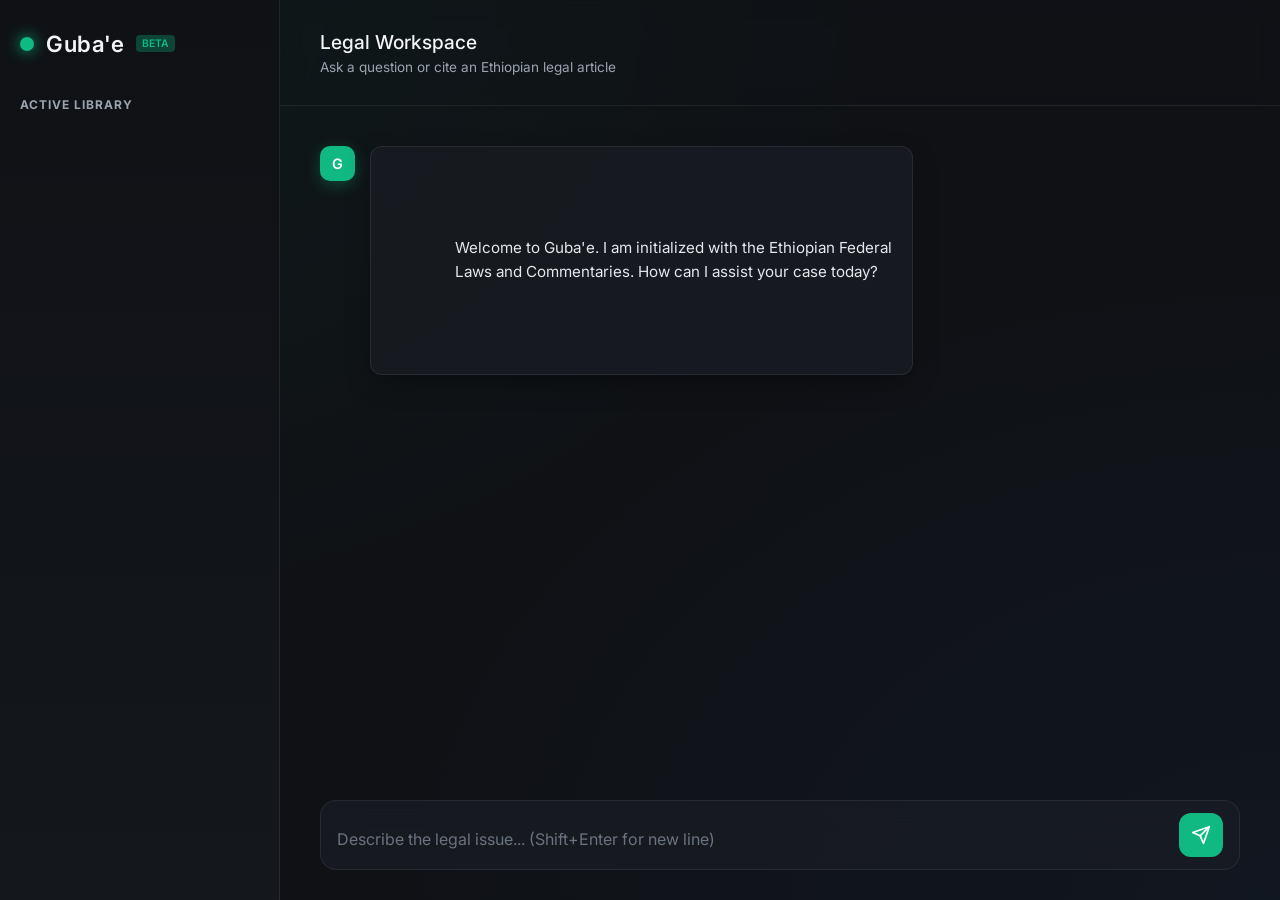
<file: front-end/index.html>
<!doctype html>
<html lang="en">
  <head>
    <meta charset="UTF-8" />
    <meta name="viewport" content="width=device-width, initial-scale=1.0" />
    <title>Guba'e | Legal AI</title>
    <link rel="stylesheet" href="style.css" />
    <link
      href="https://fonts.googleapis.com/css2?family=Inter:wght@300;400;500;600&display=swap"
      rel="stylesheet"
    />
  </head>
  <body>
    <div class="app-container">
      <aside class="sidebar">
        <div class="brand">
          <div class="logo-glow"></div>
          <h2>Guba'e</h2>
          <span class="badge">BETA</span>
        </div>
        <div class="library-status">
          <h3>Active Library</h3>
          <ul class="library-list">
            <!-- <li><span class="status-dot"></span> FDRE Constitution</li>
                    <li><span class="status-dot"></span> Civil Code (1960)</li>
                    <li><span class="status-dot"></span> Criminal Code</li>
                    <li><span class="status-dot"></span> Labour Proclamation</li> -->
          </ul>
        </div>
      </aside>

      <main class="chat-container">
        <header class="chat-header">
          <div>
            <h1>Legal Workspace</h1>
            <p>Ask a question or cite an Ethiopian legal article</p>
          </div>
        </header>

        <div class="chat-history" id="chat-history">
          <div class="msg incoming">
            <div class="avatar">G</div>
            <div class="msg-content">
              <p>
                Welcome to Guba'e. I am initialized with the Ethiopian Federal
                Laws and Commentaries. How can I assist your case today?
              </p>
            </div>
          </div>
        </div>

        <div class="input-area">
          <form id="chat-form">
            <textarea
              id="user-input"
              rows="1"
              placeholder="Describe the legal issue... (Shift+Enter for new line)"
              required
              spellcheck="false"
              autocomplete="off"
            ></textarea>

            <button type="submit" id="send-btn" title="Send Request">
              <svg
                width="20"
                height="20"
                viewBox="0 0 24 24"
                fill="none"
                stroke="currentColor"
                stroke-width="2"
                stroke-linecap="round"
                stroke-linejoin="round"
              >
                <line x1="22" y1="2" x2="11" y2="13"></line>
                <polygon points="22 2 15 22 11 13 2 9 22 2"></polygon>
              </svg>
            </button>
          </form>
        </div>
      </main>
    </div>

    <script src="script.js"></script>
  </body>
</html>
</file>
<file: front-end/style.css>
:root {
  --bg-dark: #0f1115;
  --bg-panel: rgba(26, 29, 36, 0.7);
  --primary: #10b981; /* Emerald Green */
  --primary-glow: rgba(16, 185, 129, 0.3);
  --text-main: #f3f4f6;
  --text-muted: #9ca3af;
  --border: rgba(255, 255, 255, 0.08);
}

* {
  margin: 0;
  padding: 0;
  box-sizing: border-box;
}

body {
  font-family: "Inter", sans-serif;
  background-color: var(--bg-dark);
  color: var(--text-main);
  height: 100vh;
  display: flex;
  overflow: hidden;
  /* Subtle background mesh gradient */
  background-image:
    radial-gradient(at 0% 0%, rgba(16, 185, 129, 0.05) 0px, transparent 50%),
    radial-gradient(at 100% 100%, rgba(59, 130, 246, 0.05) 0px, transparent 50%);
}

/* --- Layout --- */
.app-container {
  display: flex;
  width: 100%;
  max-width: 1600px;
  margin: 0 auto;
}

.sidebar {
  width: 280px;
  border-right: 1px solid var(--border);
  padding: 30px 20px;
  display: flex;
  flex-direction: column;
  background: linear-gradient(
    180deg,
    rgba(15, 17, 21, 1) 0%,
    rgba(20, 23, 28, 1) 100%
  );
}

.chat-container {
  flex: 1;
  display: flex;
  flex-direction: column;
  position: relative;
}

/* --- Branding --- */
.brand {
  display: flex;
  align-items: center;
  gap: 12px;
  margin-bottom: 40px;
}
.logo-glow {
  width: 14px;
  height: 14px;
  background: var(--primary);
  border-radius: 50%;
  box-shadow: 0 0 15px var(--primary);
}
.brand h2 {
  font-weight: 600;
  font-size: 1.4rem;
  letter-spacing: 0.5px;
}
.badge {
  background: var(--primary-glow);
  color: var(--primary);
  font-size: 0.65rem;
  padding: 2px 6px;
  border-radius: 4px;
  font-weight: 600;
}

/* --- Library Sidebar --- */
.library-status h3 {
  font-size: 0.75rem;
  text-transform: uppercase;
  color: var(--text-muted);
  letter-spacing: 1px;
  margin-bottom: 15px;
}
.library-status ul {
  list-style: none;
  display: flex;
  flex-direction: column;
  gap: 12px;
}
.library-status li {
  font-size: 0.85rem;
  color: #d1d5db;
  display: flex;
  align-items: center;
  gap: 10px;
  padding: 8px 12px;
  background: rgba(255, 255, 255, 0.03);
  border-radius: 8px;
  border: 1px solid transparent;
  transition: all 0.3s;
}
.library-status li:hover {
  border-color: var(--border);
  background: rgba(255, 255, 255, 0.05);
}
.status-dot {
  width: 6px;
  height: 6px;
  background: var(--primary);
  border-radius: 50%;
}

/* --- Chat Area --- */
.chat-header {
  padding: 30px 40px;
  border-bottom: 1px solid var(--border);
  backdrop-filter: blur(10px);
}
.chat-header h1 {
  font-size: 1.2rem;
  font-weight: 500;
}
.chat-header p {
  font-size: 0.85rem;
  color: var(--text-muted);
  margin-top: 5px;
}

.chat-history {
  flex: 1;
  padding: 40px;
  overflow-y: auto;
  scroll-behavior: smooth;
  display: flex;
  flex-direction: column;
  gap: 30px;
}
.chat-history::-webkit-scrollbar {
  width: 6px;
}
.chat-history::-webkit-scrollbar-thumb {
  background: rgba(255, 255, 255, 0.1);
  border-radius: 10px;
}

/* --- Messages --- */
.msg {
  display: flex;
  gap: 15px;
  max-width: 80%;
  animation: slideUp 0.4s cubic-bezier(0.16, 1, 0.3, 1) forwards;
  opacity: 0;
  transform: translateY(20px);
}

.avatar {
  width: 35px;
  height: 35px;
  border-radius: 10px;
  display: flex;
  align-items: center;
  justify-content: center;
  font-weight: 600;
  font-size: 0.9rem;
  flex-shrink: 0;
}

.incoming .avatar {
  background: var(--primary);
  color: #fff;
  box-shadow: 0 4px 15px var(--primary-glow);
}
.outgoing {
  align-self: flex-end;
  flex-direction: row-reverse;
}
.outgoing .avatar {
  background: #3b82f6;
  color: #fff;
}

.msg-content {
  background: var(--bg-panel);
  padding: 16px 20px;
  border-radius: 12px;
  border: 1px solid var(--border);
  line-height: 1.6;
  font-size: 0.95rem;
  color: #e5e7eb;
  box-shadow: 0 10px 30px -10px rgba(0, 0, 0, 0.5);
  white-space: pre-wrap;
}

/* Beautiful Citation Tag */
.citation {
  display: inline-flex;
  align-items: center;
  gap: 6px;
  margin-top: 12px;
  padding: 6px 12px;
  background: rgba(16, 185, 129, 0.1);
  border: 1px solid rgba(16, 185, 129, 0.2);
  border-radius: 6px;
  font-size: 0.8rem;
  color: var(--primary);
  font-weight: 500;
}

/* --- Input Area --- */
.input-area {
  padding: 30px 40px;
  background: transparent;
}
#chat-form {
  display: flex;
  gap: 15px;
  align-items: flex-end;
  background: var(--bg-panel);
  border: 1px solid var(--border);
  padding: 12px 16px;
  border-radius: 16px;
  backdrop-filter: blur(20px);
  transition: border-color 0.3s;
}
#chat-form:focus-within {
  border-color: var(--primary);
  box-shadow: 0 0 20px var(--primary-glow);
}

textarea {
  flex: 1;
  background: transparent;
  border: none;
  color: var(--text-main);
  font-family: inherit;
  font-size: 1rem;
  resize: none;
  outline: none;
  padding: 8px 0;
  max-height: 150px;
}
textarea::placeholder {
  color: #6b7280;
}

button {
  width: 44px;
  height: 44px;
  border-radius: 12px;
  border: none;
  background: var(--primary);
  color: white;
  cursor: pointer;
  display: flex;
  align-items: center;
  justify-content: center;
  transition: all 0.2s;
  flex-shrink: 0;
}
button:hover {
  background: #059669;
  transform: translateY(-2px);
  box-shadow: 0 5px 15px var(--primary-glow);
}
button:active {
  transform: scale(0.95);
}

/* --- Animations --- */
@keyframes slideUp {
  to {
    opacity: 1;
    transform: translateY(0);
  }
}

.typing-pulse {
  display: flex;
  gap: 4px;
  padding: 5px 0;
}
.typing-pulse span {
  width: 6px;
  height: 6px;
  background: var(--text-muted);
  border-radius: 50%;
  animation: bounce 1.4s infinite ease-in-out both;
}
.typing-pulse span:nth-child(1) {
  animation-delay: -0.32s;
}
.typing-pulse span:nth-child(2) {
  animation-delay: -0.16s;
}
@keyframes bounce {
  0%,
  80%,
  100% {
    transform: scale(0);
  }
  40% {
    transform: scale(1);
    background: var(--primary);
  }
}

/* Typing Indicator Animation */
.typing-pulse span {
  width: 6px;
  height: 6px;
  background: #888;
  display: inline-block;
  border-radius: 50%;
  margin: 0 2px;
  animation: bounce 1.4s infinite ease-in-out both;
}

.typing-pulse span:nth-child(1) {
  animation-delay: -0.32s;
}
.typing-pulse span:nth-child(2) {
  animation-delay: -0.16s;
}

@keyframes bounce {
  0%,
  80%,
  100% {
    transform: scale(0);
  }
  40% {
    transform: scale(1);
  }
}

/* Citation Styling */
.citation {
  display: flex;
  align-items: center;
  gap: 6px;
  margin-top: 8px;
  padding-top: 8px;
  border-top: 1px solid rgba(255, 255, 255, 0.1);
  font-size: 0.75rem;
  color: #aaa;
  font-style: italic;
}

/* Error Styling */
.error-msg .msg-content {
  border: 1px solid #ff4444;
  background: rgba(255, 68, 68, 0.1);
}
</file>
